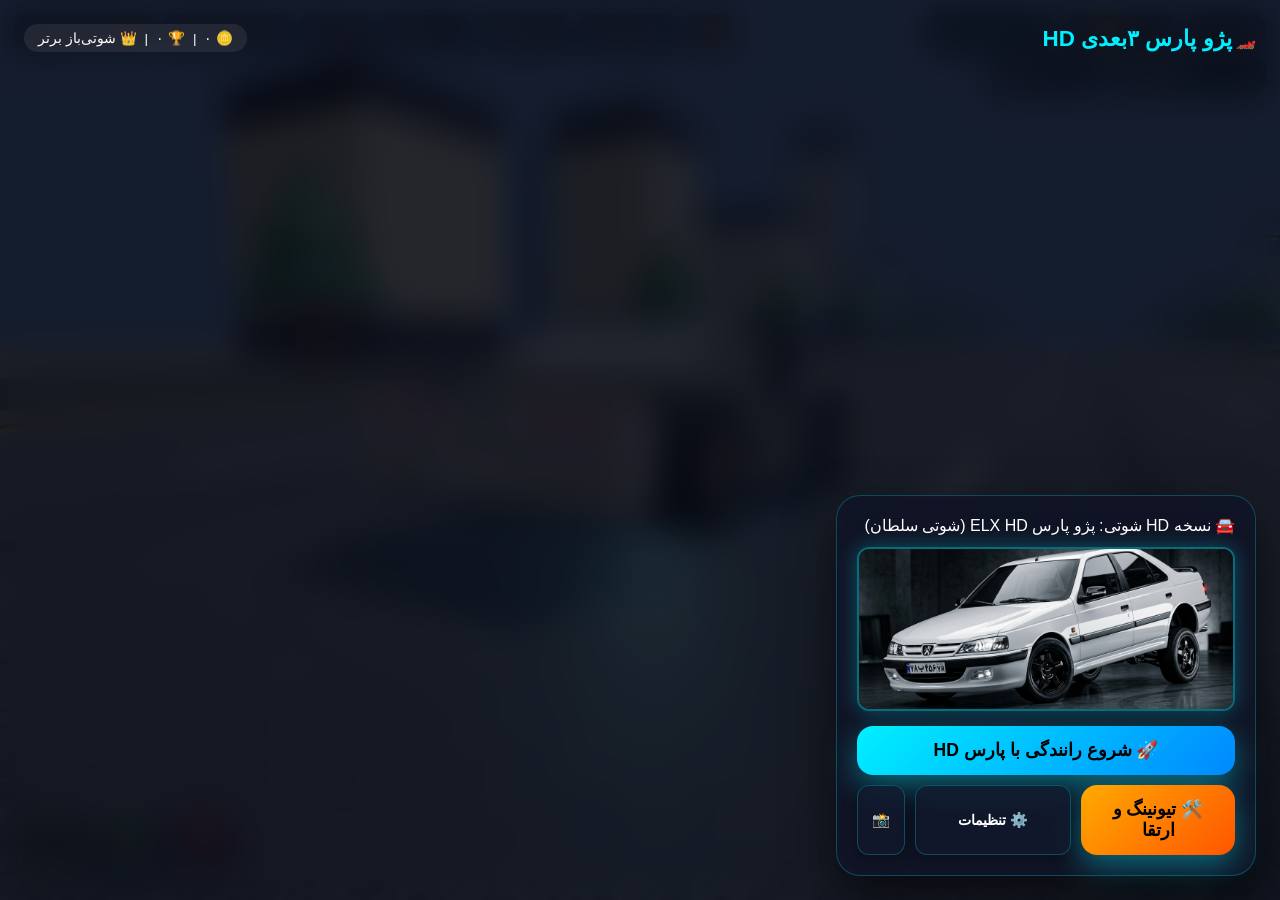
<file: index.html>
<!DOCTYPE html>
<html lang="fa" dir="rtl">
<head>
    <meta charset="UTF-8">
    <meta name="viewport" content="width=device-width, initial-scale=1.0, maximum-scale=1.0, user-scalable=no, viewport-fit=cover">
    <meta http-equiv="Cache-Control" content="no-cache, no-store, must-revalidate">
    <meta http-equiv="Pragma" content="no-cache">
    <meta http-equiv="Expires" content="0">
    <title>پژو پارس ۳بعدی HD - سلطان جاده</title>
    <meta name="description" content="بازی رانندگی سه‌بعدی HD پژو پارس ELX شوتی در آزادراه.">
    <meta name="mobile-web-app-capable" content="yes">
    <meta name="apple-mobile-web-app-capable" content="yes">
    <meta name="apple-mobile-web-app-status-bar-style" content="black-translucent">
    <meta name="theme-color" content="#00f0ff">
    <link rel="shortcut icon" href="[data-uri]">
    <link rel="icon" href="[data-uri]">
    <link rel="manifest" href="manifest.json">
    <link rel="stylesheet" href="style.css?v=150.0.0">
    <!-- Offline Three.js and PeerJS -->
    <script src="three.min.js"></script>
    <script src="peer.min.js"></script>
    <script>
        if ('serviceWorker' in navigator) {
            window.addEventListener('load', () => {
                navigator.serviceWorker.register('./sw.js?v=150.0.0', { updateViaCache: 'none' }).catch(() => {});
            });
        }
    </script>
</head>
<body>
    <div id="game-container">
        <!-- 3D Canvas -->
        <canvas id="gameCanvas"></canvas>

        <!-- Top Controls Bar -->
        <div id="top-controls-bar">
            <button id="pause-btn" title="توقف بازی">⏸️</button>
            <button id="settings-btn" title="تنظیمات پیشرفته">⚙️ تنظیمات</button>
            <button id="perf-btn" title="پروفایلر کارایی (F2)">⚡ PERF</button>
            <button id="camera-btn" title="تغییر نمای دوربین">🎥 دوربین</button>
            <button id="tod-btn" title="تغییر زمان و آب‌وهوا (روز/غروب/شب)">☀️ روز</button>
            <button id="screenshot-btn" title="ثبت اسکرین‌شات از بازی">📸 اسکرین‌شات</button>
            <button id="radio-btn" title="تغییر رادیو">📻 رادیو شوتی ⚡</button>
        </div>

        <!-- FPS Counter Badge -->
        <div id="fps-badge">⚡ <span id="fps-badge-val">60 FPS</span></div>

        <!-- Real-Time Performance Profiler Overlay (TEST PERFORMANCE BUILD) -->
        <div id="debug-profiler" class="hidden">
            <div class="profiler-header">
                <span>🧪 PERFORMANCE TEST MODE</span>
                <button id="prof-close-btn" class="profiler-close-btn">✖</button>
            </div>

            <!-- Live Telemetry Grid -->
            <div class="profiler-section-title">📊 Live Telemetry</div>
            <div class="profiler-grid">
                <div class="profiler-row"><span>Real FPS:</span><span id="prof-fps" class="profiler-val">60</span></div>
                <div class="profiler-row"><span>Frame Time:</span><span id="prof-frametime" class="profiler-val">16.6 ms</span></div>
                <div class="profiler-row"><span>JS Time:</span><span id="prof-jstime" class="profiler-val">2.0 ms</span></div>
                <div class="profiler-row"><span>Render Time:</span><span id="prof-rendertime" class="profiler-val">8.0 ms</span></div>
                <div class="profiler-row"><span>Active AI:</span><span id="prof-active-ai" class="profiler-val">12</span></div>
                <div class="profiler-row"><span>DPR / Scale:</span><span id="prof-dpr-scale" class="profiler-val">1.25 / 100%</span></div>
            </div>

            <!-- Draw Call Breakdown -->
            <div class="profiler-section-title">📦 Draw Call Breakdown</div>
            <div class="profiler-grid">
                <div class="profiler-row"><span>Player:</span><span id="prof-dc-player" class="profiler-val">4</span></div>
                <div class="profiler-row"><span>Road:</span><span id="prof-dc-road" class="profiler-val">3</span></div>
                <div class="profiler-row"><span>Environment:</span><span id="prof-dc-env" class="profiler-val">24</span></div>
                <div class="profiler-row"><span>Traffic AI:</span><span id="prof-dc-traffic" class="profiler-val">12</span></div>
                <div class="profiler-row"><span>Effects:</span><span id="prof-dc-effects" class="profiler-val">5</span></div>
                <div class="profiler-row"><span>Total Calls:</span><span id="prof-dc-total" class="profiler-val" style="color:#00f0ff;">48</span></div>
            </div>

            <!-- Master Test Presets -->
            <div class="profiler-section-title">⚙️ Master Presets</div>
            <div class="profiler-preset-bar">
                <button id="prof-preset-normal" class="profiler-preset-btn preset-normal">🟢 NORMAL</button>
                <button id="prof-preset-lowend" class="profiler-preset-btn preset-lowend">🟡 LOW-END</button>
                <button id="prof-preset-extreme" class="profiler-preset-btn preset-extreme">🔴 EXTREME LOW</button>
                <button id="prof-preset-minrender" class="profiler-preset-btn preset-minrender">⚫ MIN RENDER</button>
            </div>

            <!-- Individual Test Toggles -->
            <div class="profiler-section-title">🔧 Test Toggles</div>
            <div class="profiler-toggles-grid">
                <button id="prof-tgl-traffic" class="profiler-btn">🚗 Traffic: ON</button>
                <button id="prof-tgl-shadows" class="profiler-btn">🌑 Shadows: ON</button>
                <button id="prof-tgl-reflections" class="profiler-btn">🪞 Reflect: ON</button>
                <button id="prof-tgl-env" class="profiler-btn">🌳 Env: FULL</button>
                <button id="prof-tgl-effects" class="profiler-btn">✨ Effects: HIGH</button>
                <button id="prof-tgl-player" class="profiler-btn">🚘 Player: HIGH</button>
                <button id="prof-tgl-dpr" class="profiler-btn">🖥️ DPR: AUTO</button>
                <button id="prof-tgl-scale" class="profiler-btn">📐 Scale: 100%</button>
                <button id="prof-tgl-ai" class="profiler-btn">🧠 AI: ON</button>
                <button id="prof-tgl-physics" class="profiler-btn">⚙️ Physics: ON</button>
            </div>

            <!-- WebGL Hardware Diagnostics -->
            <div class="profiler-section-title">🔍 WebGL Hardware Diagnostics</div>
            <div class="profiler-grid" style="grid-template-columns: 1fr;">
                <div class="profiler-row"><span>WebGL Ver:</span><span id="prof-gl-ver" class="profiler-val">WebGL 2.0</span></div>
                <div class="profiler-row"><span>GPU Renderer:</span><span id="prof-gl-renderer" class="profiler-val" style="color:#ffea00; font-size:0.65rem;">Detecting...</span></div>
                <div class="profiler-row"><span>GPU Vendor:</span><span id="prof-gl-vendor" class="profiler-val" style="font-size:0.65rem;">Detecting...</span></div>
                <div class="profiler-row"><span>Canvas Buffer:</span><span id="prof-gl-canvas-res" class="profiler-val">1920x1080 (CSS 1920x1080)</span></div>
                <div class="profiler-row"><span>Win DPR / Render DPR:</span><span id="prof-gl-dprs" class="profiler-val">1.0 / 1.0</span></div>
            </div>

            <!-- GPU Isolation Benchmark -->
            <div class="profiler-section-title">🧪 Hardware Isolation Benchmark</div>
            <button id="prof-btn-gpu-test" class="gpu-test-btn">🧪 RUN GPU HARDWARE TEST (A/B/C/D)</button>

            <!-- Automated Benchmark Runner -->
            <div class="profiler-section-title">🚀 Benchmark Runner</div>
            <button id="prof-btn-run-benchmark" class="benchmark-run-btn">▶ RUN BENCHMARK (8 Tests)</button>
            <div id="prof-benchmark-status" style="font-size:0.68rem; color:#aaa; margin-top:4px; text-align:center;">Ready to run automated 8-step test...</div>
            <div class="benchmark-progress"><div id="prof-benchmark-bar" class="benchmark-progress-fill"></div></div>

            <!-- Interactive Results Table Container -->
            <div id="prof-results-container" style="margin-top:8px;"></div>
        </div>

        <!-- HUD Header -->
        <div id="hud">
            <div class="hud-group">
                <div class="hud-card">
                    <span class="hud-title">امتیاز:</span>
                    <span id="hud-score" class="hud-value score-value">۰</span>
                </div>
                <div class="hud-card">
                    <span class="hud-title">سکه‌ها:</span>
                    <span id="hud-coins" class="hud-value" style="color:#ffea00;">🪙 ۰</span>
                </div>
                <div class="hud-card">
                    <span id="hud-gear-rpm" class="hud-value" style="color:#00f0ff; font-size:12px;">دنده ۱ | ۱۰۰۰ RPM</span>
                </div>
            </div>

            <div class="hud-group">
                <div class="hud-card">
                    <span class="hud-title">سرعت:</span>
                    <span id="hud-speed" class="hud-value">۰ km/h</span>
                </div>
                <div class="hud-card">
                    <span class="hud-title">مسافت:</span>
                    <span id="hud-distance" class="hud-value">۰ m</span>
                </div>
            </div>
        </div>

        <!-- Active Powerup Badges -->
        <div id="powerup-bar"></div>

        <!-- Touch Controls for Mobile -->
        <div id="touch-controls">
            <div class="lane-btns">
                <button id="btn-left" class="control-btn">◀</button>
                <button id="btn-right" class="control-btn">▶</button>
            </div>
            <div class="pedal-btns">
                <button id="btn-brake" class="control-btn brake-btn">
                    <span>🛑</span>
                    <span>ترمز</span>
                </button>
                <button id="btn-gas" class="control-btn gas-btn">
                    <span>🟢</span>
                    <span>گاز</span>
                </button>
                <button id="btn-nitro" class="control-btn nitro-btn">
                    <span>⚡</span>
                    <span>نیترو</span>
                </button>
            </div>
        </div>

        <!-- START MENU SCREEN WITH HD PEUGEOT PARS PREVIEW -->
        <div id="menu-screen" class="overlay-screen garage-menu-overlay">
            <div class="menu-top-bar">
                <div class="menu-brand">
                    <span class="game-logo">🏎️</span>
                    <span class="game-title-text">پژو پارس ۳بعدی HD</span>
                </div>
                <div class="driver-stats-pill">
                    <span id="menu-coins">🪙 ۰</span>
                    <span class="stat-divider">|</span>
                    <span id="menu-highscore">🏆 ۰</span>
                    <span class="stat-divider">|</span>
                    <span class="driver-rank-badge">👑 شوتی‌باز برتر</span>
                </div>
            </div>

            <div class="garage-showcase-card">
                <div class="car-status-header">
                    <span class="car-status-label">🚘 نسخه HD شوتی:</span>
                    <span id="menu-selected-car-name" class="car-status-name">پژو پارس ELX HD (شوتی سلطان)</span>
                </div>

                <!-- HD Peugeot Pars Image Preview Banner -->
                <div style="margin: 12px 0; border-radius: 12px; overflow: hidden; border: 2px solid rgba(0, 240, 255, 0.4); box-shadow: 0 0 20px rgba(0, 240, 255, 0.3);">
                    <img src="images/peugeot_pars_hd.png" alt="پژو پارس ELX HD" style="width: 100%; height: 160px; object-fit: cover; display: block;">
                </div>

                <div class="menu-action-stack" style="margin-top:15px;">
                    <button id="btn-start" class="btn-primary btn-garage-start">🚀 شروع رانندگی با پارس HD</button>
                    <div class="menu-btn-row" style="display:flex; gap:10px; margin-top:10px;">
                        <button id="btn-open-tuning" class="btn-primary" style="flex:1; background:linear-gradient(135deg, #ffaa00, #ff5500);">🛠️ تیونینگ و ارتقا</button>
                        <button id="btn-open-settings" class="btn-secondary" style="flex:1;">⚙️ تنظیمات</button>
                        <button id="btn-menu-screenshot" class="btn-secondary" style="width:48px; padding:0;" title="ثبت اسکرین‌شات">📸</button>
                    </div>
                </div>
            </div>
        </div>

        <!-- SETTINGS SYSTEM MODAL -->
        <div id="settings-screen" class="overlay-screen settings-overlay hidden">
            <div class="settings-card">
                <div class="tuning-header">
                    <span class="tuning-title">⚙️ SETTINGS — تنظیمات پیشرفته و گرافیک</span>
                    <button id="btn-settings-close" class="btn-secondary" style="padding:4px 10px;">❌ خروج</button>
                </div>

                <!-- Tabs -->
                <div class="settings-tabs">
                    <button class="settings-tab-btn active" data-tab="graphics">🎨 گرافیک</button>
                    <button class="settings-tab-btn" data-tab="display">🖥️ تصویر</button>
                    <button class="settings-tab-btn" data-tab="audio">🔊 صدا</button>
                    <button class="settings-tab-btn" data-tab="controls">🎮 کنترل‌ها</button>
                    <button class="settings-tab-btn" data-tab="gameplay">🏎️ گیم‌پلی</button>
                    <button class="settings-tab-btn" data-tab="performance">🚀 عملکرد</button>
                </div>

                <!-- Tab Contents -->
                <div id="set-tab-graphics" class="settings-tab-content">
                    <!-- Pro Graphics Quality System Control Card -->
                    <div class="gfx-quality-section">
                        <div class="gfx-title">⚡ GRAPHICS QUALITY — سیستم مدیریت کیفیت گرافیک</div>
                        <div class="gfx-btn-group">
                            <button class="gfx-btn active" data-gfx-profile="AUTO">⚡ AUTO</button>
                            <button class="gfx-btn" data-gfx-profile="LOW">🍃 LOW</button>
                            <button class="gfx-btn" data-gfx-profile="MEDIUM">⚖️ MEDIUM</button>
                            <button class="gfx-btn" data-gfx-profile="HIGH">🔥 HIGH</button>
                        </div>

                        <!-- Real-time Live Status Monitor Card -->
                        <div class="gfx-status-card">
                            <div class="gfx-status-row">
                                <span class="gfx-status-label">پروفایل فعال (Quality Profile):</span>
                                <span id="gfx-stat-profile" class="gfx-status-val">AUTO (Medium Active)</span>
                            </div>
                            <div class="gfx-status-grid">
                                <div class="gfx-stat-item">
                                    <span class="gfx-stat-name">FPS فعلی</span>
                                    <span id="gfx-stat-fps" class="gfx-stat-num">60 FPS</span>
                                </div>
                                <div class="gfx-stat-item">
                                    <span class="gfx-stat-name">Render Scale</span>
                                    <span id="gfx-stat-scale" class="gfx-stat-num">85%</span>
                                </div>
                                <div class="gfx-stat-item">
                                    <span class="gfx-stat-name">Shadows</span>
                                    <span id="gfx-stat-shadows" class="gfx-stat-num">Medium</span>
                                </div>
                                <div class="gfx-stat-item">
                                    <span class="gfx-stat-name">Trees LOD</span>
                                    <span id="gfx-stat-trees" class="gfx-stat-num">Medium</span>
                                </div>
                                <div class="gfx-stat-item">
                                    <span class="gfx-stat-name">View Distance</span>
                                    <span id="gfx-stat-distance" class="gfx-stat-num">300m</span>
                                </div>
                                <div class="gfx-stat-item">
                                    <span class="gfx-stat-name">Traffic</span>
                                    <span id="gfx-stat-traffic" class="gfx-stat-num">Medium</span>
                                </div>
                            </div>
                        </div>
                    </div>

                    <div class="settings-row">
                        <div class="settings-row-info">
                            <span class="settings-row-label">تراکم ترافیک (Traffic Density)</span>
                            <span class="settings-row-desc">تعداد خودروهای هوشمند AI در آزادراه</span>
                        </div>
                        <select id="set-input-traffic-density" class="settings-ctrl">
                            <option value="LOW">کم (Low - 4 AI)</option>
                            <option value="MEDIUM">متوسط (Medium - 8 AI)</option>
                            <option value="HIGH">زیاد (High - 14 AI)</option>
                        </select>
                    </div>
                    <div class="settings-row">
                        <div class="settings-row-info">
                            <span class="settings-row-label">پریست سیستم گرافیک (Graphics System Preset)</span>
                            <span class="settings-row-desc">انتخاب پروفایل پیش‌فرض عملکرد</span>
                        </div>
                        <select id="set-input-preset" class="settings-ctrl">
                            <option value="AUTO">⚡ گرافیک هوشمند خودکار (AUTO)</option>
                            <option value="LOW">گرافیک پایین (LOW)</option>
                            <option value="MEDIUM">گرافیک متوسط (MEDIUM)</option>
                            <option value="HIGH">گرافیک بالا (HIGH)</option>
                        </select>
                    </div>
                    <div class="settings-row">
                        <div class="settings-row-info">
                            <span class="settings-row-label">هدف فریم (Target FPS)</span>
                            <span class="settings-row-desc">حداکثر نرخ فریم هدف</span>
                        </div>
                        <select id="set-input-target-fps" class="settings-ctrl">
                            <option value="30">30 FPS (محیط‌های سنگین)</option>
                            <option value="45">45 FPS</option>
                            <option value="60">60 FPS (روان استاندارد)</option>
                            <option value="90">90 FPS (مانیتورهای گیمینگ)</option>
                            <option value="120">120 FPS (فوق روان)</option>
                        </select>
                    </div>
                    <div class="settings-row">
                        <div class="settings-row-info">
                            <span class="settings-row-label">مقیاس رزولوشن (Resolution Scale)</span>
                            <span id="set-res-scale-val" class="settings-row-desc">100%</span>
                        </div>
                        <input id="set-input-res-scale" class="tuning-slider" type="range" min="50" max="100" value="100">
                    </div>
                    <div class="settings-row">
                        <div class="settings-row-info">
                            <span class="settings-row-label">کیفیت سایه‌ها (Shadow Quality)</span>
                            <span class="settings-row-desc">کیفیت و رزولوشن سایه‌های خودرو</span>
                        </div>
                        <select id="set-input-shadows" class="settings-ctrl">
                            <option value="OFF">خاموش (Off - حداکثر سرعت)</option>
                            <option value="LOW">سبک (Low)</option>
                            <option value="MEDIUM">متوسط (Medium)</option>
                            <option value="HIGH">عالی (High Soft)</option>
                        </select>
                    </div>
                    <div class="settings-row">
                        <div class="settings-row-info">
                            <span class="settings-row-label">بازتاب‌های بدنه (Reflections)</span>
                            <span class="settings-row-desc">بازتاب محیط روی بدنه خودرو</span>
                        </div>
                        <select id="set-input-reflections" class="settings-ctrl">
                            <option value="OFF">خاموش (Off)</option>
                            <option value="LOW">محیطی (Environment Map)</option>
                            <option value="HIGH">واقع‌گرایانه HD</option>
                        </select>
                    </div>
                </div>

                <div id="set-tab-display" class="settings-tab-content hidden">
                    <div class="settings-row">
                        <div class="settings-row-info">
                            <span class="settings-row-label">نمایش شمارنده FPS</span>
                            <span class="settings-row-desc">نمایش تعداد فریم بر ثانیه در بالا گوشه راست</span>
                        </div>
                        <select id="set-input-fps-badge" class="settings-ctrl">
                            <option value="true">فعال (Show FPS)</option>
                            <option value="false">غیرفعال (Hide FPS)</option>
                        </select>
                    </div>
                </div>

                <div id="set-tab-audio" class="settings-tab-content hidden">
                    <div class="settings-row">
                        <div class="settings-row-info">
                            <span class="settings-row-label">حجم صدای کلی (Master Volume)</span>
                        </div>
                        <input id="set-input-master-vol" class="tuning-slider" type="range" min="0" max="100" value="100">
                    </div>
                </div>

                <div id="set-tab-controls" class="settings-tab-content hidden">
                    <div class="settings-row">
                        <div class="settings-row-info">
                            <span class="settings-row-label">راهنمای کلیدها</span>
                            <span class="settings-row-desc">گاز: W / Up | ترمز: S / Down | فرمان: A / D | نیترو: Space</span>
                        </div>
                    </div>
                </div>

                <div id="set-tab-gameplay" class="settings-tab-content hidden">
                    <div class="settings-row">
                        <div class="settings-row-info">
                            <span class="settings-row-label">واحد سرعت</span>
                        </div>
                        <select id="set-input-unit-system" class="settings-ctrl">
                            <option value="KM/H">کیلومتر بر ساعت (KM/H)</option>
                            <option value="MPH">مایل بر ساعت (MPH)</option>
                        </select>
                    </div>
                </div>

                <div id="set-tab-performance" class="settings-tab-content hidden">
                    <div class="settings-row">
                        <div class="settings-row-info">
                            <span class="settings-row-label">🚀 حالت عملکرد بالا (Performance Mode)</span>
                            <span class="settings-row-desc">کاهش افکت‌ها برای دستگاه‌های ضعیف‌تر جهت روان‌سازی</span>
                        </div>
                        <button id="btn-mode-performance" class="btn-secondary" style="padding:6px 14px;">فعال/غیرفعال</button>
                    </div>
                </div>

                <div style="display:flex; justify-content:space-between; margin-top:15px; border-top:1px solid rgba(255,255,255,0.1); padding-top:12px;">
                    <button id="btn-settings-reset" class="btn-secondary" style="color:#ff0055;">🔄 بازنشانی تنظیمات (RESET)</button>
                </div>
            </div>
        </div>

        <!-- TUNING GARAGE MODAL -->
        <div id="tuning-screen" class="overlay-screen tuning-overlay hidden">
            <div class="tuning-card">
                <div class="tuning-header">
                    <span class="tuning-title">🏁 TUNING GARAGE — گاراژ تخصصی تیونینگ</span>
                    <button id="btn-tuning-close" class="btn-secondary" style="padding:4px 10px;">❌ خروج</button>
                </div>

                <!-- Realtime Stat Bars -->
                <div class="tuning-stats-bar">
                    <div class="tstat-card">
                        <div class="stat-label">قدرت (HP)</div>
                        <div id="stat-hp-val" class="tstat-val">110 HP</div>
                        <div class="tstat-bar-container"><div id="bar-hp" class="tstat-bar-fill"></div></div>
                    </div>
                    <div class="tstat-card">
                        <div class="stat-label">گشتاور (Nm)</div>
                        <div id="stat-torque-val" class="tstat-val">155 Nm</div>
                        <div class="tstat-bar-container"><div id="bar-torque" class="tstat-bar-fill"></div></div>
                    </div>
                    <div class="tstat-card">
                        <div class="stat-label">وزن خودرو</div>
                        <div id="stat-weight-val" class="tstat-val">1180 kg</div>
                        <div class="tstat-bar-container"><div id="bar-weight" class="tstat-bar-fill"></div></div>
                    </div>
                    <div class="tstat-card">
                        <div class="stat-label">حداکثر سرعت</div>
                        <div id="stat-top-speed-val" class="tstat-val">215 km/h</div>
                        <div class="tstat-bar-container"><div id="bar-speed" class="tstat-bar-fill"></div></div>
                    </div>
                </div>

                <!-- Tabs -->
                <div class="tuning-tabs">
                    <button class="tuning-tab-btn active" data-tab="engine">⚡ موتور</button>
                    <button class="tuning-tab-btn" data-tab="remap">💻 ریمپ ECU</button>
                    <button class="tuning-tab-btn" data-tab="weight">⚖️ وزن</button>
                    <button class="tuning-tab-btn" data-tab="drivetrain">⚙️ دیفرانسیل</button>
                    <button class="tuning-tab-btn" data-tab="tires">🛞 لاستیک</button>
                    <button class="tuning-tab-btn" data-tab="suspension">🚘 تعلیق</button>
                    <button class="tuning-tab-btn" data-tab="brakes">🛑 ترمز</button>
                    <button class="tuning-tab-btn" data-tab="nitro">🔥 نیترو</button>
                    <button class="tuning-tab-btn" data-tab="visual">🎨 ظاهر</button>
                    <button class="tuning-tab-btn" data-tab="presets">⭐ پریست‌ها</button>
                    <button class="tuning-tab-btn" data-tab="dyno">📊 نمودار Dyno</button>
                </div>

                <!-- Tab Contents -->
                <div id="tab-content-engine" class="tuning-tab-content">
                    <div class="tuning-row">
                        <span class="tuning-label">مرحله ارتقای موتور (Engine Stage)</span>
                        <input id="input-engine-stage" class="tuning-slider" type="range" min="1" max="5" value="1">
                    </div>
                    <div class="tuning-row">
                        <span class="tuning-label">توربوشارژر (Turbocharger)</span>
                        <select id="input-turbo" class="tuning-ctrl-input">
                            <option value="0">بدون توربو (Stock)</option>
                            <option value="1">تک توربو اسپرت (Single Turbo)</option>
                            <option value="2">توین توربو مسابقه‌ای (Twin Turbo)</option>
                        </select>
                    </div>
                    <div class="tuning-row">
                        <span class="tuning-label">سوپرشارژر (Supercharger)</span>
                        <select id="input-supercharger" class="tuning-ctrl-input">
                            <option value="0">خاموش (None)</option>
                            <option value="1">سوپرشارژر Roots (High Boost)</option>
                        </select>
                    </div>
                </div>

                <!-- ECU Remap Tuning Tab -->
                <div id="tab-content-remap" class="tuning-tab-content hidden">
                    <div class="tuning-row">
                        <span class="tuning-label">برنامه ریمپ ای‌سی‌یو (ECU Mapping Stage)</span>
                        <select id="input-remap-stage" class="tuning-ctrl-input">
                            <option value="STAGE_1">ریمپ استیج ۱ (شهری - بهینه‌سازی شتاب و گشتاور)</option>
                            <option value="STAGE_2">ریمپ استیج ۲ (اسپرت - شتاب و گشتاور بالا)</option>
                            <option value="STAGE_3">ریمپ استیج ۳ (مسابقه‌ای + پاپ اند بنگ Pop & Bang)</option>
                            <option value="SHOOTI_MAX">ریمپ شوتی سلطان (حد اکثر قدرت + کات‌آف رگباری 🔥)</option>
                        </select>
                    </div>
                    <div class="tuning-row">
                        <span class="tuning-label">محدوده کات‌آف و دور موتور (RPM Cutoff Limit)</span>
                        <div style="display:flex; align-items:center; gap:8px;">
                            <input id="input-rev-limit" class="tuning-slider" type="range" min="0" max="1700" step="100" value="0">
                            <span id="rev-limit-val" style="color:var(--accent-gold); font-weight:800; font-size:0.85rem; min-width:65px; text-align:left;">6800 RPM</span>
                        </div>
                    </div>
                    <div class="tuning-row">
                        <span class="tuning-label">حساسیت پدال گاز (Throttle Response Map)</span>
                        <div style="display:flex; align-items:center; gap:8px;">
                            <input id="input-throttle-resp" class="tuning-slider" type="range" min="1.0" max="2.5" step="0.1" value="1.0">
                            <span id="throttle-resp-val" style="color:var(--accent); font-weight:800; font-size:0.85rem; min-width:40px; text-align:left;">1.0x</span>
                        </div>
                    </div>
                    <div class="tuning-row">
                        <span class="tuning-label">سیستم پاپ اند بنگ و بک‌فایر (Pops & Bangs)</span>
                        <select id="input-pop-bang" class="tuning-ctrl-input">
                            <option value="OFF">غیرفعال (Off)</option>
                            <option value="POPS">پاپ اند بنگ شهری (Street Pops)</option>
                            <option value="FLAMES">بک‌فایر شوتی و آتشین (Flames & Backfire 🔥)</option>
                        </select>
                    </div>
                </div>

                <div id="tab-content-weight" class="tuning-tab-content hidden">
                    <div class="tuning-row">
                        <span class="tuning-label">سبک‌سازی بدنه (Weight Reduction)</span>
                        <input id="input-weight-stage" class="tuning-slider" type="range" min="0" max="3" value="0">
                    </div>
                </div>

                <div id="tab-content-drivetrain" class="tuning-tab-content hidden">
                    <div class="tuning-row">
                        <span class="tuning-label">نوع دیفرانسیل (Drivetrain Layout)</span>
                        <select id="input-drivetrain" class="tuning-ctrl-input">
                            <option value="FWD">جلو دیفرانسیل (FWD)</option>
                            <option value="RWD">عقب دیفرانسیل (RWD - دریفت)</option>
                            <option value="AWD">چهار چرخ متحرک (AWD - شتاب فوق‌العاده)</option>
                        </select>
                    </div>
                </div>

                <div id="tab-content-tires" class="tuning-tab-content hidden">
                    <div class="tuning-row">
                        <span class="tuning-label">نوع تایرهای خودرو (Tire Compound)</span>
                        <select id="input-tire-type" class="tuning-ctrl-input">
                            <option value="Street">خیابانی استاندارد (Street)</option>
                            <option value="Sport">اسپرت (Sport)</option>
                            <option value="SemiSlick">سمی اسلیک (Semi-Slick)</option>
                            <option value="Racing">ریسینگ چسبنده (Racing Slick)</option>
                        </select>
                    </div>
                    <div class="tuning-row">
                        <span class="tuning-label">فشار باد تایرها (PSI)</span>
                        <input id="input-tire-pressure" class="tuning-slider" type="range" min="24" max="40" value="32">
                    </div>
                </div>

                <div id="tab-content-suspension" class="tuning-tab-content hidden">
                    <div class="tuning-row">
                        <span class="tuning-label">استایل ارتفاع (Stance Preset)</span>
                        <select id="input-stance" class="tuning-ctrl-input">
                            <option value="SHOOTI">شوتی سلطان (کمک عقب بالا)</option>
                            <option value="LOW">کف‌خواب اسپرت (Low Stance)</option>
                            <option value="TRACK">ترک مسابقه‌ای (Track Stance)</option>
                            <option value="NORMAL">ارتفاع فابریک (Stock)</option>
                        </select>
                    </div>
                    <div class="tuning-row">
                        <span class="tuning-label">تنظیم میلی‌متری ارتفاع (Height Offset)</span>
                        <input id="input-susp-height" class="tuning-slider" type="range" min="-5" max="5" value="0">
                    </div>
                </div>

                <div id="tab-content-brakes" class="tuning-tab-content hidden">
                    <div class="tuning-row">
                        <span class="tuning-label">قدرت ترمزها (Brake Force)</span>
                        <input id="input-brake-power" class="tuning-slider" type="range" min="1.0" max="2.5" step="0.1" value="1.0">
                    </div>
                    <div class="tuning-row">
                        <span class="tuning-label">توزیع ترمز جلو/عقب (Brake Bias %)</span>
                        <input id="input-brake-bias" class="tuning-slider" type="range" min="40" max="80" value="60">
                    </div>
                </div>

                <div id="tab-content-nitro" class="tuning-tab-content hidden">
                    <div class="tuning-row">
                        <span class="tuning-label">سطح نیترو (Nitro Stage N1-N5)</span>
                        <input id="input-nitro-level" class="tuning-slider" type="range" min="1" max="5" value="1">
                    </div>
                </div>

                <div id="tab-content-visual" class="tuning-tab-content hidden">
                    <div class="tuning-row">
                        <span class="tuning-label">رنگ بدنه پژو پارس</span>
                        <select id="input-color-car" class="tuning-ctrl-input">
                            <option value="#ffffff">سفید پرشیا (White)</option>
                            <option value="#111218">مشکی متالیک (Black)</option>
                            <option value="#cc0022">قرمز شوتی (Red)</option>
                            <option value="#0088ff">آبی کاربنی (Carbon Blue)</option>
                            <option value="#ffaa00">طلایی شوتی (Gold)</option>
                            <option value="#666666">خاکستری نوک‌مدادی (Grey)</option>
                        </select>
                    </div>
                    <div class="tuning-row">
                        <span class="tuning-label">رنگ نئون زیر خودرو (Underglow)</span>
                        <select id="input-color-underglow" class="tuning-ctrl-input">
                            <option value="#00f0ff">آبی نئون (Cyan)</option>
                            <option value="#ff007f">صورتی نئون (Pink)</option>
                            <option value="#00e676">سبز فسفری (Green)</option>
                            <option value="#ffea00">زرد آفتابی (Yellow)</option>
                        </select>
                    </div>
                </div>

                <div id="tab-content-presets" class="tuning-tab-content hidden">
                    <div class="preset-grid">
                        <button class="preset-btn" data-preset="STOCK">⚙️ فابریک (STOCK)</button>
                        <button class="preset-btn" data-preset="STREET">🏁 شهری (STREET)</button>
                        <button class="preset-btn" data-preset="SPORT">⚡ اسپرت (SPORT)</button>
                        <button class="preset-btn" data-preset="TRACK">🏎️ پیست (TRACK)</button>
                        <button class="preset-btn" data-preset="DRIFT">💨 دریفت (DRIFT)</button>
                        <button class="preset-btn" data-preset="DRAG">🚀 درگ (DRAG)</button>
                        <button class="preset-btn" data-preset="MAX PERFORMANCE">👑 حداکثر قدرت (MAX)</button>
                    </div>
                </div>

                <div id="tab-content-dyno" class="tuning-tab-content hidden">
                    <canvas id="dyno-canvas" width="600" height="180"></canvas>
                </div>

                <div style="display:flex; justify-content:space-between; margin-top:15px; border-top:1px solid rgba(255,255,255,0.1); padding-top:12px;">
                    <button id="btn-tuning-reset" class="btn-secondary" style="color:#ff0055;">🔄 بازنشانی به فابریک (RESET)</button>
                </div>
            </div>
        </div>

        <!-- PAUSE SCREEN MODAL -->
        <div id="pause-screen" class="overlay-screen hidden">
            <div class="modal-card">
                <h2>⏸️ توقف مسابقه</h2>
                <p class="subtitle">بازی متوقف شده است.</p>
                <div style="display:flex; flex-direction:column; gap:10px; margin-top:20px;">
                    <button id="btn-resume" class="btn-primary">▶ ادامه رانندگی</button>
                    <button id="btn-pause-menu" class="btn-secondary">🏠 منوی اصلی</button>
                </div>
            </div>
        </div>

        <!-- GAME OVER SCREEN MODAL -->
        <div id="gameover-screen" class="overlay-screen hidden">
            <div class="modal-card">
                <h2 style="color:#ff0055;">💥 تصادف شدید!</h2>
                <p id="gameover-reason" class="subtitle">تصادف با خودرو در آزادراه</p>

                <div class="stats-grid">
                    <div class="stat-item">
                        <span class="stat-label">امتیاز نهایی</span>
                        <span id="final-score" class="stat-val" style="color:var(--accent);">۰</span>
                    </div>
                    <div class="stat-item">
                        <span class="stat-label">سکه‌ها</span>
                        <span id="final-coins" class="stat-val" style="color:#ffea00;">۰</span>
                    </div>
                    <div class="stat-item">
                        <span class="stat-label">مسافت</span>
                        <span id="final-dist" class="stat-val">۰ m</span>
                    </div>
                    <div class="stat-item">
                        <span class="stat-label">رکورد کل</span>
                        <span id="final-highscore" class="stat-val">۰</span>
                    </div>
                </div>

                <div style="display:flex; gap:10px; margin-top:20px;">
                    <button id="btn-restart" class="btn-primary" style="flex:1;">🔄 شروع مجدد</button>
                    <button id="btn-gameover-screenshot" class="btn-secondary" style="width:54px; padding:0; font-size:1.3rem;" title="اسکرین‌شات">📸</button>
                </div>
            </div>
        </div>
    </div>

    <script src="audio.js?v=220.0.0"></script>
    <script src="tuning.js?v=220.0.0"></script>
    <script src="settings.js?v=220.0.0"></script>
    <script src="traffic.js?v=220.0.0"></script>
    <script src="game.js?v=220.0.0"></script>
</body>
</html>
</file>
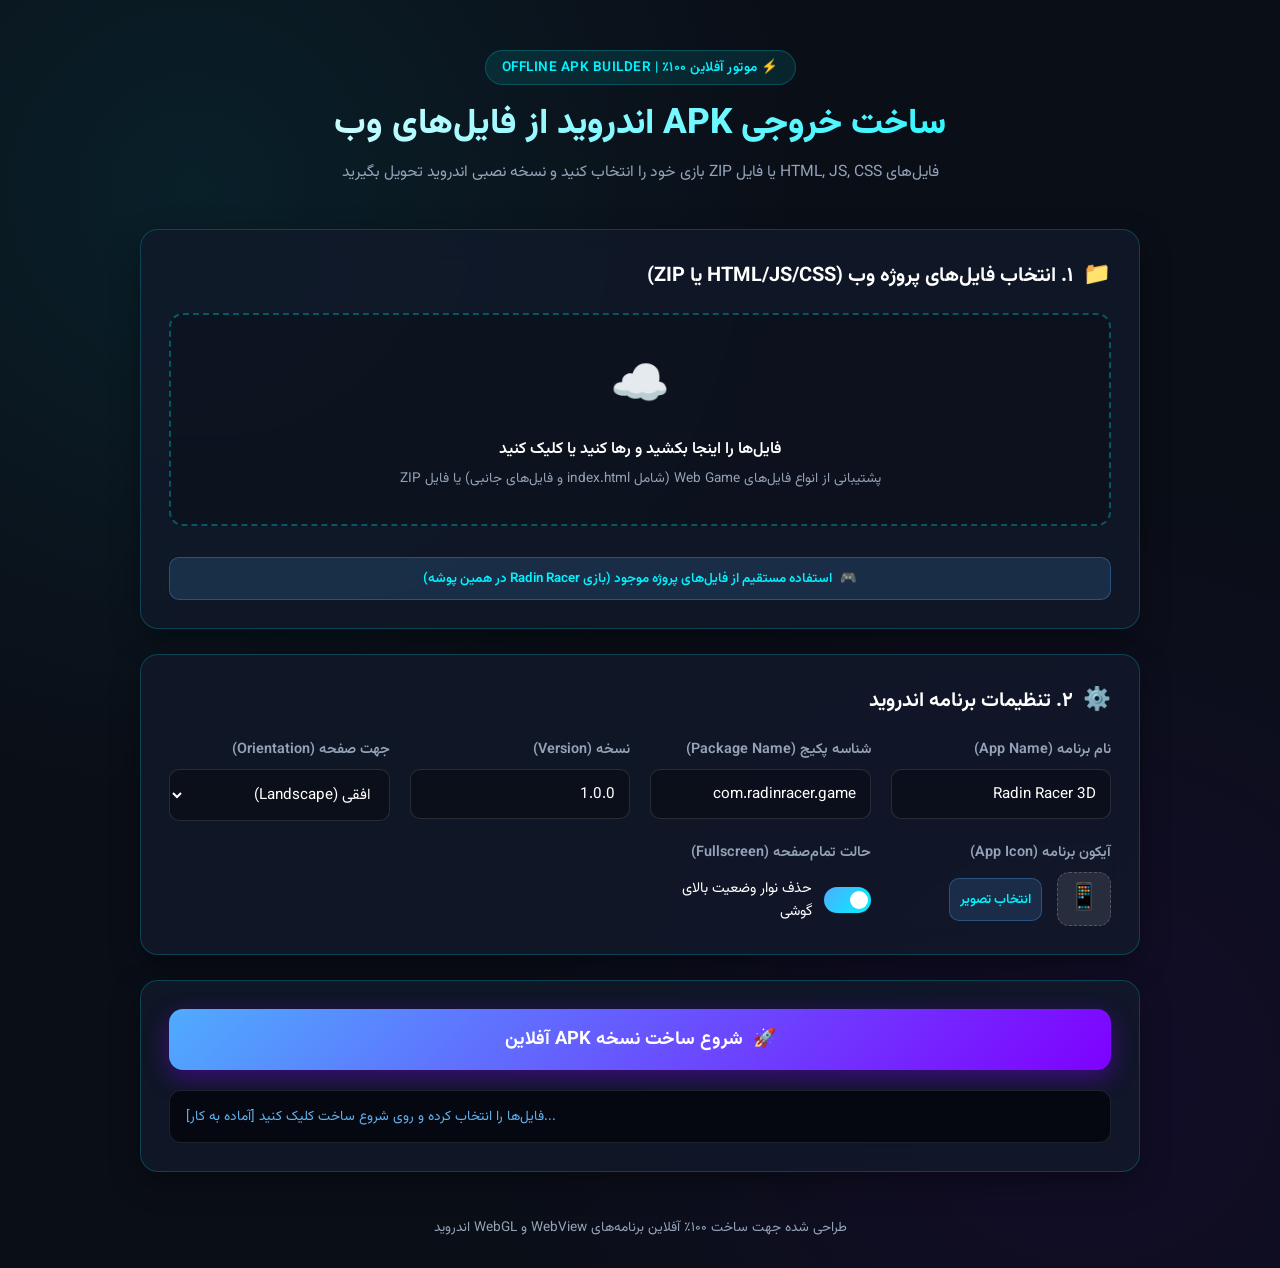
<file: builder_ui.html>
<!DOCTYPE html>
<html lang="fa" dir="rtl">
<head>
    <meta charset="UTF-8">
    <meta name="viewport" content="width=device-width, initial-scale=1.0">
    <title>سازنده افلاین APK اندروید | Offline APK Builder</title>
    <link href="https://fonts.googleapis.com/css2?family=Vazirmatn:wght@300;400;600;700;800&family=JetBrains+Mono:wght@400;600&display=swap" rel="stylesheet">
    <style>
        :root {
            --bg-primary: #0a0e17;
            --bg-card: rgba(18, 26, 43, 0.75);
            --border-color: rgba(0, 242, 254, 0.2);
            --accent-cyan: #00f2fe;
            --accent-blue: #4facfe;
            --accent-purple: #7f00ff;
            --accent-green: #00e676;
            --accent-red: #ff5252;
            --text-main: #f0f4f8;
            --text-muted: #94a3b8;
        }

        * {
            box-sizing: border-box;
            margin: 0;
            padding: 0;
            font-family: 'Vazirmatn', -apple-system, BlinkMacSystemFont, sans-serif;
        }

        body {
            background: var(--bg-primary);
            background-image: 
                radial-gradient(circle at 15% 15%, rgba(0, 242, 254, 0.08) 0%, transparent 40%),
                radial-gradient(circle at 85% 85%, rgba(127, 0, 255, 0.08) 0%, transparent 40%);
            color: var(--text-main);
            min-height: 100vh;
            display: flex;
            flex-direction: column;
            align-items: center;
            padding: 30px 20px;
        }

        .container {
            width: 100%;
            max-width: 1000px;
            display: flex;
            flex-direction: column;
            gap: 25px;
        }

        /* Header */
        header {
            text-align: center;
            padding: 20px 0;
        }

        .badge {
            display: inline-block;
            padding: 6px 16px;
            border-radius: 20px;
            background: rgba(0, 242, 254, 0.1);
            border: 1px solid var(--border-color);
            color: var(--accent-cyan);
            font-size: 0.85rem;
            font-weight: 600;
            margin-bottom: 12px;
            letter-spacing: 0.5px;
        }

        h1 {
            font-size: 2.2rem;
            font-weight: 800;
            background: linear-gradient(135deg, #ffffff 0%, var(--accent-cyan) 100%);
            -webkit-background-clip: text;
            -webkit-text-fill-color: transparent;
            margin-bottom: 8px;
        }

        p.subtitle {
            color: var(--text-muted);
            font-size: 0.98rem;
        }

        /* Card Sections */
        .card {
            background: var(--bg-card);
            backdrop-filter: blur(16px);
            border: 1px solid var(--border-color);
            border-radius: 18px;
            padding: 28px;
            box-shadow: 0 10px 30px rgba(0, 0, 0, 0.35);
            transition: border-color 0.3s ease;
        }

        .card:hover {
            border-color: rgba(0, 242, 254, 0.4);
        }

        .card-title {
            font-size: 1.25rem;
            font-weight: 700;
            color: #fff;
            margin-bottom: 20px;
            display: flex;
            align-items: center;
            gap: 10px;
        }

        .card-title .icon {
            font-size: 1.4rem;
        }

        /* Upload Drop Zone */
        .drop-zone {
            border: 2px dashed rgba(0, 242, 254, 0.3);
            border-radius: 14px;
            padding: 35px 20px;
            text-align: center;
            background: rgba(0, 0, 0, 0.2);
            cursor: pointer;
            transition: all 0.3s ease;
            position: relative;
        }

        .drop-zone:hover, .drop-zone.dragover {
            border-color: var(--accent-cyan);
            background: rgba(0, 242, 254, 0.05);
            transform: translateY(-2px);
        }

        .drop-zone-icon {
            font-size: 3rem;
            margin-bottom: 12px;
            display: block;
        }

        .drop-zone-text {
            font-size: 1rem;
            font-weight: 600;
            color: #fff;
            margin-bottom: 6px;
        }

        .drop-zone-sub {
            font-size: 0.85rem;
            color: var(--text-muted);
        }

        input[type="file"] {
            display: none;
        }

        .file-list {
            margin-top: 15px;
            display: flex;
            flex-wrap: wrap;
            gap: 8px;
            max-height: 120px;
            overflow-y: auto;
        }

        .file-chip {
            background: rgba(255, 255, 255, 0.08);
            border: 1px solid rgba(255, 255, 255, 0.1);
            padding: 4px 12px;
            border-radius: 12px;
            font-size: 0.8rem;
            color: var(--text-main);
            display: flex;
            align-items: center;
            gap: 6px;
        }

        .quick-fill-btn {
            margin-top: 16px;
            width: 100%;
            padding: 10px;
            background: rgba(79, 172, 254, 0.15);
            border: 1px solid rgba(79, 172, 254, 0.3);
            border-radius: 10px;
            color: var(--accent-cyan);
            font-weight: 600;
            cursor: pointer;
            transition: all 0.2s ease;
            display: flex;
            align-items: center;
            justify-content: center;
            gap: 8px;
        }

        .quick-fill-btn:hover {
            background: rgba(79, 172, 254, 0.25);
            border-color: var(--accent-cyan);
        }

        /* Form Grid */
        .form-grid {
            display: grid;
            grid-template-columns: repeat(auto-fit, minmax(220px, 1fr));
            gap: 20px;
        }

        .form-group {
            display: flex;
            flex-direction: column;
            gap: 8px;
        }

        label {
            font-size: 0.9rem;
            font-weight: 600;
            color: var(--text-muted);
        }

        input[type="text"], input[type="number"], select {
            width: 100%;
            padding: 12px 14px;
            background: rgba(0, 0, 0, 0.3);
            border: 1px solid rgba(255, 255, 255, 0.12);
            border-radius: 10px;
            color: #fff;
            font-size: 0.95rem;
            outline: none;
            transition: border-color 0.2s ease;
        }

        input[type="text"]:focus, input[type="number"]:focus, select:focus {
            border-color: var(--accent-cyan);
            box-shadow: 0 0 10px rgba(0, 242, 254, 0.2);
        }

        /* Icon Upload Preview */
        .icon-preview-box {
            display: flex;
            align-items: center;
            gap: 15px;
        }

        .icon-preview {
            width: 54px;
            height: 54px;
            border-radius: 12px;
            background: rgba(255, 255, 255, 0.1);
            border: 1px dashed rgba(255, 255, 255, 0.2);
            display: flex;
            align-items: center;
            justify-content: center;
            font-size: 1.6rem;
            overflow: hidden;
            object-fit: cover;
        }

        .icon-preview img {
            width: 100%;
            height: 100%;
            object-fit: cover;
        }

        /* Toggle Switch */
        .toggle-container {
            display: flex;
            align-items: center;
            gap: 12px;
            margin-top: 5px;
        }

        .switch {
            position: relative;
            display: inline-block;
            width: 48px;
            height: 26px;
        }

        .switch input {
            opacity: 0;
            width: 0;
            height: 0;
        }

        .slider {
            position: absolute;
            cursor: pointer;
            top: 0; left: 0; right: 0; bottom: 0;
            background-color: rgba(255, 255, 255, 0.15);
            transition: .3s;
            border-radius: 26px;
        }

        .slider:before {
            position: absolute;
            content: "";
            height: 18px;
            width: 18px;
            left: 4px;
            bottom: 4px;
            background-color: white;
            transition: .3s;
            border-radius: 50%;
        }

        input:checked + .slider {
            background: linear-gradient(135deg, var(--accent-blue), var(--accent-cyan));
        }

        input:checked + .slider:before {
            transform: translateX(22px);
        }

        /* Action Button */
        .btn-build {
            width: 100%;
            padding: 16px;
            border: none;
            border-radius: 14px;
            background: linear-gradient(135deg, var(--accent-blue) 0%, var(--accent-purple) 100%);
            color: #fff;
            font-size: 1.15rem;
            font-weight: 700;
            cursor: pointer;
            box-shadow: 0 8px 25px rgba(127, 0, 255, 0.4);
            transition: all 0.3s ease;
            display: flex;
            align-items: center;
            justify-content: center;
            gap: 10px;
        }

        .btn-build:hover {
            transform: translateY(-2px);
            box-shadow: 0 12px 30px rgba(127, 0, 255, 0.6);
        }

        .btn-build:disabled {
            opacity: 0.5;
            cursor: not-allowed;
            transform: none;
        }

        /* Progress & Terminal */
        .progress-bar-container {
            width: 100%;
            height: 10px;
            background: rgba(0, 0, 0, 0.4);
            border-radius: 5px;
            overflow: hidden;
            margin-bottom: 15px;
            display: none;
        }

        .progress-bar {
            height: 100%;
            width: 0%;
            background: linear-gradient(90deg, var(--accent-cyan), var(--accent-green));
            transition: width 0.3s ease;
        }

        .terminal {
            background: #050811;
            border: 1px solid rgba(255, 255, 255, 0.1);
            border-radius: 12px;
            padding: 16px;
            font-family: 'JetBrains Mono', monospace;
            font-size: 0.85rem;
            color: #a0aec0;
            max-height: 250px;
            overflow-y: auto;
            display: flex;
            flex-direction: column;
            gap: 6px;
            direction: ltr;
            text-align: left;
        }

        .log-line {
            line-height: 1.4;
        }

        .log-info { color: #63b3ed; }
        .log-success { color: #68d391; font-weight: 600; }
        .log-warn { color: #f6ad55; }
        .log-error { color: #fc8181; font-weight: 600; }

        /* Result Download Card */
        .result-box {
            display: none;
            background: rgba(0, 230, 118, 0.08);
            border: 1px solid rgba(0, 230, 118, 0.3);
            border-radius: 14px;
            padding: 20px;
            text-align: center;
        }

        .btn-download {
            display: inline-flex;
            align-items: center;
            gap: 10px;
            padding: 14px 28px;
            border-radius: 12px;
            background: linear-gradient(135deg, #00e676 0%, #00b0ff 100%);
            color: #000;
            font-weight: 800;
            font-size: 1.05rem;
            text-decoration: none;
            box-shadow: 0 6px 20px rgba(0, 230, 118, 0.35);
            transition: all 0.3s ease;
            margin-top: 10px;
        }

        .btn-download:hover {
            transform: scale(1.03);
            box-shadow: 0 8px 25px rgba(0, 230, 118, 0.5);
        }

        footer {
            margin-top: 20px;
            font-size: 0.85rem;
            color: var(--text-muted);
            text-align: center;
        }
    </style>
</head>
<body>

    <div class="container">
        <header>
            <div class="badge">⚡ موتور آفلاین ۱۰۰٪ | OFFLINE APK BUILDER</div>
            <h1>ساخت خروجی APK اندروید از فایل‌های وب</h1>
            <p class="subtitle">فایل‌های HTML, JS, CSS یا فایل ZIP بازی خود را انتخاب کنید و نسخه نصبی اندروید تحویل بگیرید</p>
        </header>

        <!-- Step 1: Upload Source Files -->
        <div class="card">
            <div class="card-title">
                <span class="icon">📁</span> ۱. انتخاب فایل‌های پروژه وب (HTML/JS/CSS یا ZIP)
            </div>
            
            <div class="drop-zone" id="dropZone">
                <span class="drop-zone-icon">☁️</span>
                <div class="drop-zone-text">فایل‌ها را اینجا بکشید و رها کنید یا کلیک کنید</div>
                <div class="drop-zone-sub">پشتیبانی از انواع فایل‌های Web Game (شامل index.html و فایل‌های جانبی) یا فایل ZIP</div>
                <input type="file" id="fileInput" multiple webkitdirectory>
            </div>

            <div class="file-list" id="fileList"></div>

            <button class="quick-fill-btn" id="btnLoadCurrentGame">
                <span>🎮</span> استفاده مستقیم از فایل‌های پروژه موجود (بازی Radin Racer در همین پوشه)
            </button>
        </div>

        <!-- Step 2: Settings -->
        <div class="card">
            <div class="card-title">
                <span class="icon">⚙️</span> ۲. تنظیمات برنامه اندروید
            </div>

            <div class="form-grid">
                <div class="form-group">
                    <label for="appName">نام برنامه (App Name)</label>
                    <input type="text" id="appName" value="Radin Racer 3D" placeholder="مثال: بازی مسابقه‌ای">
                </div>

                <div class="form-group">
                    <label for="packageName">شناسه پکیج (Package Name)</label>
                    <input type="text" id="packageName" value="com.radinracer.game" placeholder="com.company.app">
                </div>

                <div class="form-group">
                    <label for="versionName">نسخه (Version)</label>
                    <input type="text" id="versionName" value="1.0.0" placeholder="1.0.0">
                </div>

                <div class="form-group">
                    <label for="orientation">جهت صفحه (Orientation)</label>
                    <select id="orientation">
                        <option value="sensorLandscape" selected>افقی (Landscape)</option>
                        <option value="portrait">عمودی (Portrait)</option>
                        <option value="unspecified">خودکار (Auto)</option>
                    </select>
                </div>

                <div class="form-group">
                    <label>آیکون برنامه (App Icon)</label>
                    <div class="icon-preview-box">
                        <div class="icon-preview" id="iconPreview">📱</div>
                        <button type="button" class="quick-fill-btn" style="margin:0; width:auto;" onclick="document.getElementById('iconInput').click()">انتخاب تصویر</button>
                        <input type="file" id="iconInput" accept="image/*">
                    </div>
                </div>

                <div class="form-group">
                    <label>حالت تمام‌صفحه (Fullscreen)</label>
                    <div class="toggle-container">
                        <label class="switch">
                            <input type="checkbox" id="fullscreenToggle" checked>
                            <span class="slider"></span>
                        </label>
                        <span style="font-size:0.9rem; color:#fff;">حذف نوار وضعیت بالای گوشی</span>
                    </div>
                </div>
            </div>
        </div>

        <!-- Step 3: Build Action -->
        <div class="card">
            <button class="btn-build" id="btnBuild">
                <span>🚀</span> شروع ساخت نسخه APK آفلاین
            </button>

            <div style="margin-top:20px;">
                <div class="progress-bar-container" id="progressContainer">
                    <div class="progress-bar" id="progressBar"></div>
                </div>
                <div class="terminal" id="terminal">
                    <div class="log-line log-info">[آماده به کار] فایل‌ها را انتخاب کرده و روی شروع ساخت کلیک کنید...</div>
                </div>
            </div>

            <!-- Download Result Box -->
            <div class="result-box" id="resultBox">
                <h3 style="color:#00e676; margin-bottom:8px;">🎉 فایل APK با موفقیت ساخته شد!</h3>
                <p style="font-size:0.9rem; color:var(--text-muted); margin-bottom:12px;">می‌توانید فایل نصبی را روی دستگاه اندروید خود منتقل و نصب کنید.</p>
                <a href="#" class="btn-download" id="downloadLink" download="app-release.apk">
                    <span>📥</span> دانلود فایل APK (دانلود مستقیم)
                </a>
            </div>
        </div>

        <footer>
            طراحی شده جهت ساخت ۱۰۰٪ آفلاین برنامه‌های WebView و WebGL اندروید
        </footer>
    </div>

    <script>
        let selectedFiles = [];
        let iconFile = null;
        let useExistingProject = false;

        const dropZone = document.getElementById('dropZone');
        const fileInput = document.getElementById('fileInput');
        const fileList = document.getElementById('fileList');
        const iconInput = document.getElementById('iconInput');
        const iconPreview = document.getElementById('iconPreview');
        const btnLoadCurrentGame = document.getElementById('btnLoadCurrentGame');
        const btnBuild = document.getElementById('btnBuild');
        const terminal = document.getElementById('terminal');
        const progressContainer = document.getElementById('progressContainer');
        const progressBar = document.getElementById('progressBar');
        const resultBox = document.getElementById('resultBox');
        const downloadLink = document.getElementById('downloadLink');

        // Drop zone interaction
        dropZone.addEventListener('click', () => fileInput.click());

        dropZone.addEventListener('dragover', (e) => {
            e.preventDefault();
            dropZone.classList.add('dragover');
        });

        dropZone.addEventListener('dragleave', () => dropZone.classList.remove('dragover'));

        dropZone.addEventListener('drop', (e) => {
            e.preventDefault();
            dropZone.classList.remove('dragover');
            if (e.dataTransfer.files.length > 0) {
                handleFiles(e.dataTransfer.files);
            }
        });

        fileInput.addEventListener('change', (e) => {
            if (e.target.files.length > 0) {
                handleFiles(e.target.files);
            }
        });

        function handleFiles(files) {
            useExistingProject = false;
            btnLoadCurrentGame.style.borderColor = 'rgba(79, 172, 254, 0.3)';
            selectedFiles = Array.from(files);
            renderFileList();
            log('فایل‌های انتخاب شده: ' + selectedFiles.length + ' فایل', 'info');
        }

        function renderFileList() {
            fileList.innerHTML = '';
            selectedFiles.slice(0, 15).forEach(f => {
                const chip = document.createElement('div');
                chip.className = 'file-chip';
                chip.innerHTML = `<span>📄</span> ${f.name || f.webkitRelativePath}`;
                fileList.appendChild(chip);
            });
            if (selectedFiles.length > 15) {
                const more = document.createElement('div');
                more.className = 'file-chip';
                more.innerText = `... و ${selectedFiles.length - 15} فایل دیگر`;
                fileList.appendChild(more);
            }
        }

        // Quick fill with existing game folder
        btnLoadCurrentGame.addEventListener('click', () => {
            useExistingProject = true;
            selectedFiles = [];
            fileList.innerHTML = '<div class="file-chip" style="background:rgba(0,242,254,0.2); color:#fff;">✅ تمام فایل‌های بازی جاری (Radin Racer) انتخاب شدند</div>';
            btnLoadCurrentGame.style.borderColor = 'var(--accent-cyan)';
            log('استفاده مستقیم از فایل‌های پروژه اصلی فعال شد.', 'info');
        });

        // Icon input
        iconInput.addEventListener('change', (e) => {
            if (e.target.files && e.target.files[0]) {
                iconFile = e.target.files[0];
                const reader = new FileReader();
                reader.onload = (evt) => {
                    iconPreview.innerHTML = `<img src="${evt.target.result}" alt="Icon">`;
                };
                reader.readAsDataURL(iconFile);
            }
        });

        // Terminal Log
        function log(message, type = 'info') {
            const line = document.createElement('div');
            line.className = `log-line log-${type}`;
            const time = new Date().toLocaleTimeString();
            line.innerText = `[${time}] ${message}`;
            terminal.appendChild(line);
            terminal.scrollTop = terminal.scrollHeight;
        }

        function setProgress(percent) {
            progressContainer.style.display = 'block';
            progressBar.style.width = percent + '%';
        }

        // Build Process
        btnBuild.addEventListener('click', async () => {
            if (!useExistingProject && selectedFiles.length === 0) {
                alert('لطفاً ابتدا فایل‌های وب/بازی را انتخاب کنید یا از دکمه پروژه جاری استفاده نمایید.');
                return;
            }

            btnBuild.disabled = true;
            resultBox.style.display = 'none';
            terminal.innerHTML = '';
            log('شروع فرایند کمپایل و ساخت APK اندروید...', 'info');
            setProgress(10);

            const formData = new FormData();
            formData.append('appName', document.getElementById('appName').value);
            formData.append('packageName', document.getElementById('packageName').value);
            formData.append('versionName', document.getElementById('versionName').value);
            formData.append('orientation', document.getElementById('orientation').value);
            formData.append('fullscreen', document.getElementById('fullscreenToggle').checked);
            formData.append('useExistingProject', useExistingProject);

            if (iconFile) {
                formData.append('icon', iconFile);
            }

            if (!useExistingProject) {
                selectedFiles.forEach((file) => {
                    formData.append('files', file, file.webkitRelativePath || file.name);
                });
            }

            try {
                setProgress(30);
                log('ارسال اطلاعات به موتور ساخت محلی...', 'info');

                const response = await fetch('/api/build', {
                    method: 'POST',
                    body: formData
                });

                setProgress(60);
                log('پردازش کدهای منابع و کمپایل آفلاین جاوا و DEX...', 'info');

                const result = await response.json();

                if (result.success) {
                    setProgress(100);
                    log('کمپایل و امضای فایل APK با موفقیت انجام شد!', 'success');
                    log(`نام فایل: ${result.fileName} | حجم: ${result.fileSize}`, 'success');

                    downloadLink.href = result.downloadUrl;
                    downloadLink.download = result.fileName;
                    resultBox.style.display = 'block';
                } else {
                    log('خطا در فرایند ساخت APK: ' + (result.error || 'خطای ناشناخته'), 'error');
                }
            } catch (err) {
                log('ارتباط با موتور ساخت برقرار نشد: ' + err.message, 'error');
            } finally {
                btnBuild.disabled = false;
            }
        });
    </script>
</body>
</html>
</file>
<file: style.css>
/*
 * PEUGEOT PARS 3D RACER - MODERN GLASSMORPHISM DESIGN SYSTEM
 */

:root {
    --bg-dark: #0a0c16;
    --accent: #00f0ff;
    --accent-pink: #ff007f;
    --accent-gold: #ffea00;
    --accent-green: #00e676;
    --card-bg: rgba(18, 22, 40, 0.85);
    --border-glass: rgba(0, 240, 255, 0.25);
    --font-main: 'Segoe UI', Tahoma, Geneva, Verdana, sans-serif;
}

* {
    margin: 0;
    padding: 0;
    box-sizing: border-box;
    user-select: none;
    -webkit-user-select: none;
    -webkit-touch-callout: none;
}

body, html {
    width: 100%;
    height: 100%;
    overflow: hidden;
    background-color: var(--bg-dark);
    font-family: var(--font-main);
    color: #ffffff;
}

#game-container {
    position: relative;
    width: 100vw;
    height: 100vh;
    overflow: hidden;
}

#gameCanvas {
    width: 100%;
    height: 100%;
    display: block;
}

/* Top Controls Bar */
#top-controls-bar {
    position: absolute;
    top: 14px;
    left: 14px;
    z-index: 100;
    display: flex;
    gap: 8px;
}

#top-controls-bar button, .btn-secondary {
    background: rgba(18, 24, 45, 0.75);
    border: 1px solid var(--border-glass);
    color: #ffffff;
    padding: 8px 14px;
    border-radius: 12px;
    font-size: 0.9rem;
    font-weight: 600;
    cursor: pointer;
    backdrop-filter: blur(10px);
    -webkit-backdrop-filter: blur(10px);
    transition: all 0.2s ease;
    box-shadow: 0 4px 15px rgba(0, 0, 0, 0.3);
}

#top-controls-bar button:hover, .btn-secondary:hover {
    background: rgba(0, 240, 255, 0.2);
    border-color: var(--accent);
    transform: translateY(-2px);
}

/* HUD Overlay */
#hud {
    position: absolute;
    top: 14px;
    right: 14px;
    z-index: 90;
    display: flex;
    flex-direction: column;
    gap: 8px;
    pointer-events: none;
}

.hud-group {
    display: flex;
    gap: 10px;
}

.hud-card {
    background: rgba(10, 14, 28, 0.75);
    border: 1px solid var(--border-glass);
    padding: 6px 14px;
    border-radius: 12px;
    backdrop-filter: blur(12px);
    display: flex;
    align-items: center;
    gap: 6px;
    box-shadow: 0 4px 20px rgba(0, 0, 0, 0.4);
}

.hud-title {
    font-size: 0.8rem;
    color: #a0aab8;
}

.hud-value {
    font-size: 1.1rem;
    font-weight: 800;
    color: #ffffff;
}

.score-value {
    color: var(--accent);
}

/* Touch Controls */
#touch-controls {
    position: absolute;
    bottom: 20px;
    left: 0;
    width: 100%;
    padding: 0 20px;
    z-index: 100;
    display: flex;
    justify-content: space-between;
    align-items: flex-end;
    pointer-events: none;
}

.lane-btns, .pedal-btns {
    display: flex;
    gap: 12px;
    pointer-events: auto;
}

.control-btn {
    width: 64px;
    height: 64px;
    border-radius: 20px;
    background: rgba(20, 26, 48, 0.75);
    border: 2px solid var(--border-glass);
    color: #ffffff;
    font-size: 1.5rem;
    display: flex;
    flex-direction: column;
    align-items: center;
    justify-content: center;
    cursor: pointer;
    backdrop-filter: blur(12px);
    box-shadow: 0 8px 25px rgba(0, 0, 0, 0.5);
    transition: transform 0.1s ease, background 0.1s ease;
}

.control-btn:active, .control-btn.active {
    transform: scale(0.92);
    background: rgba(0, 240, 255, 0.35);
    border-color: var(--accent);
}

.gas-btn { border-color: rgba(0, 230, 118, 0.6); }
.gas-btn:active { background: rgba(0, 230, 118, 0.4); }

.brake-btn { border-color: rgba(255, 0, 127, 0.6); }
.brake-btn:active { background: rgba(255, 0, 127, 0.4); }

.nitro-btn { border-color: rgba(255, 234, 0, 0.6); }
.nitro-btn:active { background: rgba(255, 234, 0, 0.4); }

/* Overlays */
#debug-profiler {
    position: absolute;
    top: 65px;
    left: 15px;
    max-height: 82vh;
    width: 320px;
    overflow-y: auto;
    background: rgba(10, 15, 28, 0.92);
    border: 1px solid rgba(0, 240, 255, 0.5);
    border-radius: 10px;
    padding: 12px 14px;
    color: #00f0ff;
    font-family: monospace, system-ui, -apple-system, sans-serif;
    font-size: 0.76rem;
    z-index: 150;
    pointer-events: auto;
    backdrop-filter: blur(14px);
    box-shadow: 0 10px 30px rgba(0, 0, 0, 0.8);
    line-height: 1.45;
}

#debug-profiler.hidden {
    display: none !important;
}

.profiler-header {
    display: flex;
    justify-content: space-between;
    align-items: center;
    font-weight: bold;
    font-size: 0.85rem;
    border-bottom: 1px solid rgba(0, 240, 255, 0.3);
    margin-bottom: 8px;
    padding-bottom: 4px;
    color: #00f0ff;
}

.profiler-close-btn {
    background: none;
    border: none;
    color: #ff3366;
    font-size: 1.1rem;
    cursor: pointer;
    line-height: 1;
}

.profiler-section-title {
    font-size: 0.72rem;
    font-weight: bold;
    color: #ffea00;
    margin-top: 8px;
    margin-bottom: 4px;
    text-transform: uppercase;
    letter-spacing: 0.5px;
}

.profiler-grid {
    display: grid;
    grid-template-columns: 1fr 1fr;
    gap: 4px 10px;
    margin-bottom: 6px;
    background: rgba(0, 0, 0, 0.3);
    padding: 6px;
    border-radius: 6px;
}

.profiler-row {
    display: flex;
    justify-content: space-between;
    gap: 8px;
}

.profiler-val {
    color: #ffffff;
    font-weight: bold;
}

.profiler-preset-bar {
    display: grid;
    grid-template-columns: 1fr 1fr;
    gap: 4px;
    margin-bottom: 8px;
}

.profiler-preset-btn {
    padding: 5px;
    font-size: 0.68rem;
    font-weight: bold;
    border-radius: 5px;
    border: 1px solid rgba(255, 255, 255, 0.2);
    cursor: pointer;
    text-align: center;
    color: #fff;
    transition: transform 0.1s;
}

.profiler-preset-btn:active {
    transform: scale(0.95);
}

.preset-normal { background: rgba(0, 230, 118, 0.25); border-color: rgba(0, 230, 118, 0.6); }
.preset-lowend { background: rgba(255, 234, 0, 0.25); border-color: rgba(255, 234, 0, 0.6); }
.preset-extreme { background: rgba(255, 61, 0, 0.25); border-color: rgba(255, 61, 0, 0.6); }
.preset-minrender { background: rgba(156, 39, 176, 0.3); border-color: rgba(156, 39, 176, 0.7); }

.profiler-toggles-grid {
    display: grid;
    grid-template-columns: 1fr 1fr;
    gap: 4px;
    margin-bottom: 8px;
}

.profiler-btn {
    background: rgba(255, 255, 255, 0.1);
    border: 1px solid rgba(255, 255, 255, 0.25);
    color: #fff;
    padding: 4px 6px;
    border-radius: 4px;
    font-size: 0.68rem;
    cursor: pointer;
    text-align: center;
    white-space: nowrap;
}

.profiler-btn:hover {
    background: rgba(0, 240, 255, 0.3);
}

.profiler-btn.active-off {
    background: rgba(255, 0, 85, 0.3);
    border-color: #ff0055;
}

.benchmark-run-btn {
    width: 100%;
    background: linear-gradient(135deg, #00f0ff, #0066ff);
    color: #000;
    font-weight: bold;
    font-size: 0.8rem;
    padding: 8px;
    border: none;
    border-radius: 6px;
    cursor: pointer;
    margin-top: 6px;
    box-shadow: 0 4px 12px rgba(0, 240, 255, 0.4);
}

.benchmark-run-btn:active {
    transform: scale(0.98);
}

.gpu-test-btn {
    width: 100%;
    background: linear-gradient(135deg, #ffea00, #ff6600);
    color: #000;
    font-weight: bold;
    font-size: 0.8rem;
    padding: 8px;
    border: none;
    border-radius: 6px;
    cursor: pointer;
    margin-top: 6px;
    box-shadow: 0 4px 12px rgba(255, 234, 0, 0.4);
}

.gpu-test-btn:active {
    transform: scale(0.98);
}

.benchmark-progress {
    width: 100%;
    height: 6px;
    background: rgba(255, 255, 255, 0.1);
    border-radius: 3px;
    margin-top: 6px;
    overflow: hidden;
}

.benchmark-progress-fill {
    height: 100%;
    width: 0%;
    background: #00f0ff;
    transition: width 0.3s ease;
}

.benchmark-table {
    width: 100%;
    border-collapse: collapse;
    margin-top: 8px;
    font-size: 0.65rem;
}

.benchmark-table th, .benchmark-table td {
    border: 1px solid rgba(255, 255, 255, 0.15);
    padding: 3px 4px;
    text-align: center;
}

.benchmark-table th {
    background: rgba(0, 240, 255, 0.2);
    color: #00f0ff;
}

.overlay-screen {
    position: absolute;
    top: 0;
    left: 0;
    width: 100%;
    height: 100%;
    z-index: 200;
    background: rgba(8, 10, 20, 0.85);
    backdrop-filter: blur(16px);
    display: flex;
    flex-direction: column;
    justify-content: space-between;
    padding: 24px;
    transition: opacity 0.3s ease;
}

.hidden, .overlay-screen.hidden {
    display: none !important;
}

/* Garage Menu Overlay */
.garage-showcase-card {
    align-self: flex-start;
    width: 100%;
    max-width: 420px;
    background: var(--card-bg);
    border: 1px solid var(--border-glass);
    border-radius: 24px;
    padding: 20px;
    backdrop-filter: blur(20px);
    box-shadow: 0 20px 50px rgba(0, 0, 0, 0.6);
    margin-top: 20px;
}

.menu-top-bar {
    display: flex;
    justify-content: space-between;
    align-items: center;
}

.game-title-text {
    font-size: 1.4rem;
    font-weight: 900;
    color: var(--accent);
}

.driver-stats-pill {
    background: rgba(255, 255, 255, 0.08);
    padding: 6px 14px;
    border-radius: 30px;
    font-size: 0.85rem;
    display: flex;
    gap: 8px;
    align-items: center;
}

.btn-primary {
    width: 100%;
    padding: 14px;
    border-radius: 16px;
    background: linear-gradient(135deg, var(--accent), #0088ff);
    border: none;
    color: #000;
    font-size: 1.1rem;
    font-weight: 800;
    cursor: pointer;
    box-shadow: 0 10px 30px rgba(0, 240, 255, 0.4);
    transition: transform 0.2s ease, box-shadow 0.2s ease;
}

.btn-primary:hover {
    transform: translateY(-3px);
    box-shadow: 0 15px 40px rgba(0, 240, 255, 0.6);
}

/* Modal Card */
.modal-card {
    margin: auto;
    width: 100%;
    max-width: 440px;
    background: var(--card-bg);
    border: 1px solid var(--border-glass);
    border-radius: 28px;
    padding: 28px;
    text-align: center;
    backdrop-filter: blur(24px);
    box-shadow: 0 25px 60px rgba(0, 0, 0, 0.7);
}

.stats-grid {
    display: grid;
    grid-template-columns: 1fr 1fr;
    gap: 12px;
    margin: 20px 0;
}

.stat-item {
    background: rgba(255, 255, 255, 0.05);
    padding: 12px;
    border-radius: 14px;
    display: flex;
    flex-direction: column;
}

.stat-label {
    font-size: 0.75rem;
    color: #a0aab8;
}

.stat-val {
    font-size: 1.2rem;
    font-weight: 800;
}

/* TUNING GARAGE MODAL SYSTEM */
.tuning-overlay {
    overflow-y: auto;
    z-index: 250;
    align-items: center;
}

.tuning-card {
    width: 100%;
    max-width: 680px;
    margin: auto;
    background: rgba(12, 16, 32, 0.92);
    border: 1px solid var(--border-glass);
    border-radius: 24px;
    padding: 20px;
    backdrop-filter: blur(20px);
    box-shadow: 0 20px 60px rgba(0, 0, 0, 0.8);
}

.tuning-header {
    display: flex;
    justify-content: space-between;
    align-items: center;
    border-bottom: 1px solid rgba(255, 255, 255, 0.1);
    padding-bottom: 12px;
    margin-bottom: 15px;
}

.tuning-title {
    font-size: 1.3rem;
    font-weight: 900;
    color: var(--accent);
}

.tuning-tabs {
    display: flex;
    gap: 8px;
    overflow-x: auto;
    padding-bottom: 10px;
    margin-bottom: 15px;
    scrollbar-width: thin;
}

.tuning-tab-btn {
    background: rgba(255, 255, 255, 0.06);
    border: 1px solid rgba(255, 255, 255, 0.12);
    color: #a0aab8;
    padding: 8px 14px;
    border-radius: 12px;
    font-size: 0.85rem;
    font-weight: 700;
    white-space: nowrap;
    cursor: pointer;
    transition: all 0.2s ease;
}

.tuning-tab-btn:hover, .tuning-tab-btn.active {
    background: rgba(0, 240, 255, 0.2);
    border-color: var(--accent);
    color: #ffffff;
}

.tuning-stats-bar {
    display: grid;
    grid-template-columns: repeat(4, 1fr);
    gap: 10px;
    margin-bottom: 15px;
}

.tstat-card {
    background: rgba(0, 0, 0, 0.4);
    border: 1px solid rgba(255, 255, 255, 0.08);
    border-radius: 12px;
    padding: 8px 10px;
    text-align: center;
}

.tstat-val {
    font-size: 1.0rem;
    font-weight: 800;
    color: var(--accent-gold);
}

.tstat-bar-container {
    width: 100%;
    height: 6px;
    background: rgba(255, 255, 255, 0.1);
    border-radius: 3px;
    margin-top: 4px;
    overflow: hidden;
}

.tstat-bar-fill {
    height: 100%;
    background: linear-gradient(90deg, var(--accent), var(--accent-green));
    width: 30%;
    transition: width 0.3s ease;
}

.tuning-tab-content {
    display: flex;
    flex-direction: column;
    gap: 12px;
    max-height: 340px;
    overflow-y: auto;
    padding-right: 5px;
}

.tuning-row {
    display: flex;
    justify-content: space-between;
    align-items: center;
    background: rgba(255, 255, 255, 0.04);
    padding: 10px 14px;
    border-radius: 14px;
    border: 1px solid rgba(255, 255, 255, 0.06);
}

.tuning-label {
    font-size: 0.9rem;
    font-weight: 600;
}

.tuning-ctrl-input {
    background: rgba(10, 14, 28, 0.8);
    border: 1px solid var(--border-glass);
    color: #ffffff;
    padding: 6px 10px;
    border-radius: 10px;
    font-size: 0.9rem;
    outline: none;
}

.tuning-slider {
    width: 140px;
    accent-color: var(--accent);
}

.preset-grid {
    display: grid;
    grid-template-columns: repeat(auto-fit, minmax(100px, 1fr));
    gap: 8px;
}

.preset-btn {
    background: rgba(0, 240, 255, 0.12);
    border: 1px solid var(--border-glass);
    color: #fff;
    padding: 8px;
    border-radius: 10px;
    font-size: 0.8rem;
    font-weight: 700;
    cursor: pointer;
    transition: background 0.2s ease;
}

.preset-btn:hover {
    background: rgba(0, 240, 255, 0.3);
}

#dyno-canvas {
    width: 100%;
    height: 180px;
    border-radius: 14px;
    border: 1px solid var(--border-glass);
    background: #080c18;
}

/* SETTINGS SYSTEM & FPS BADGE */
#fps-badge {
    position: absolute;
    top: 60px;
    right: 14px;
    z-index: 95;
    background: rgba(10, 14, 28, 0.85);
    border: 1px solid var(--border-glass);
    padding: 4px 10px;
    border-radius: 8px;
    font-size: 0.8rem;
    font-weight: 800;
    color: var(--accent-green);
    backdrop-filter: blur(10px);
}

.settings-overlay {
    overflow-y: auto;
    z-index: 260;
    align-items: center;
}

.settings-card {
    width: 100%;
    max-width: 660px;
    margin: auto;
    background: rgba(10, 14, 28, 0.94);
    border: 1px solid var(--border-glass);
    border-radius: 24px;
    padding: 20px;
    backdrop-filter: blur(24px);
    box-shadow: 0 20px 60px rgba(0, 0, 0, 0.85);
}

.settings-tabs {
    display: flex;
    gap: 8px;
    overflow-x: auto;
    padding-bottom: 8px;
    margin-bottom: 15px;
    scrollbar-width: thin;
}

.settings-tab-btn {
    background: rgba(255, 255, 255, 0.05);
    border: 1px solid rgba(255, 255, 255, 0.1);
    color: #a0aab8;
    padding: 8px 14px;
    border-radius: 12px;
    font-size: 0.85rem;
    font-weight: 700;
    white-space: nowrap;
    cursor: pointer;
    transition: all 0.2s ease;
}

.settings-tab-btn:hover, .settings-tab-btn.active {
    background: rgba(0, 240, 255, 0.2);
    border-color: var(--accent);
    color: #ffffff;
}

.settings-tab-content {
    display: flex;
    flex-direction: column;
    gap: 12px;
    max-height: 360px;
    overflow-y: auto;
    padding-right: 4px;
}

.settings-row {
    display: flex;
    justify-content: space-between;
    align-items: center;
    background: rgba(255, 255, 255, 0.04);
    padding: 12px 14px;
    border-radius: 14px;
    border: 1px solid rgba(255, 255, 255, 0.06);
}

.settings-row-info {
    display: flex;
    flex-direction: column;
    gap: 2px;
}

.settings-row-label {
    font-size: 0.9rem;
    font-weight: 700;
}

.settings-row-desc {
    font-size: 0.75rem;
    color: #a0aab8;
}

.settings-ctrl {
    background: rgba(8, 12, 24, 0.85);
    border: 1px solid var(--border-glass);
    color: #ffffff;
    padding: 6px 12px;
    border-radius: 10px;
    font-size: 0.85rem;
    outline: none;
}

/* PRO GRAPHICS QUALITY SYSTEM STYLES */
.gfx-quality-section {
    background: rgba(0, 240, 255, 0.05);
    border: 1px solid rgba(0, 240, 255, 0.25);
    border-radius: 18px;
    padding: 16px;
    margin-bottom: 15px;
    box-shadow: 0 8px 25px rgba(0, 0, 0, 0.4);
}

.gfx-title {
    font-size: 0.95rem;
    font-weight: 800;
    color: var(--accent);
    margin-bottom: 12px;
    text-align: center;
    letter-spacing: 0.5px;
}

.gfx-btn-group {
    display: grid;
    grid-template-columns: repeat(4, 1fr);
    gap: 8px;
    margin-bottom: 14px;
}

.gfx-btn {
    background: rgba(255, 255, 255, 0.06);
    border: 1px solid rgba(255, 255, 255, 0.14);
    color: #a0aab8;
    padding: 10px 6px;
    border-radius: 12px;
    font-size: 0.85rem;
    font-weight: 800;
    cursor: pointer;
    transition: all 0.25 ease;
    text-align: center;
}

.gfx-btn:hover {
    background: rgba(0, 240, 255, 0.15);
    color: #fff;
}

.gfx-btn.active {
    background: linear-gradient(135deg, rgba(0, 240, 255, 0.3) 0%, rgba(127, 0, 255, 0.3) 100%);
    border-color: var(--accent);
    color: #ffffff;
    box-shadow: 0 0 15px rgba(0, 240, 255, 0.4);
    transform: translateY(-1px);
}

.gfx-status-card {
    background: rgba(5, 8, 18, 0.85);
    border: 1px solid rgba(255, 255, 255, 0.08);
    border-radius: 14px;
    padding: 12px 14px;
}

.gfx-status-row {
    display: flex;
    justify-content: space-between;
    align-items: center;
    border-bottom: 1px solid rgba(255, 255, 255, 0.08);
    padding-bottom: 8px;
    margin-bottom: 10px;
}

.gfx-status-label {
    font-size: 0.82rem;
    color: #a0aab8;
    font-weight: 600;
}

.gfx-status-val {
    font-size: 0.9rem;
    font-weight: 800;
    color: var(--accent-green);
}

.gfx-status-grid {
    display: grid;
    grid-template-columns: repeat(3, 1fr);
    gap: 8px;
}

.gfx-stat-item {
    background: rgba(255, 255, 255, 0.03);
    border: 1px solid rgba(255, 255, 255, 0.05);
    border-radius: 8px;
    padding: 6px 8px;
    display: flex;
    flex-direction: column;
    align-items: center;
    text-align: center;
}

.gfx-stat-name {
    font-size: 0.7rem;
    color: #718096;
    margin-bottom: 2px;
}

.gfx-stat-num {
    font-size: 0.85rem;
    font-weight: 800;
    color: #ffffff;
}
</file>
